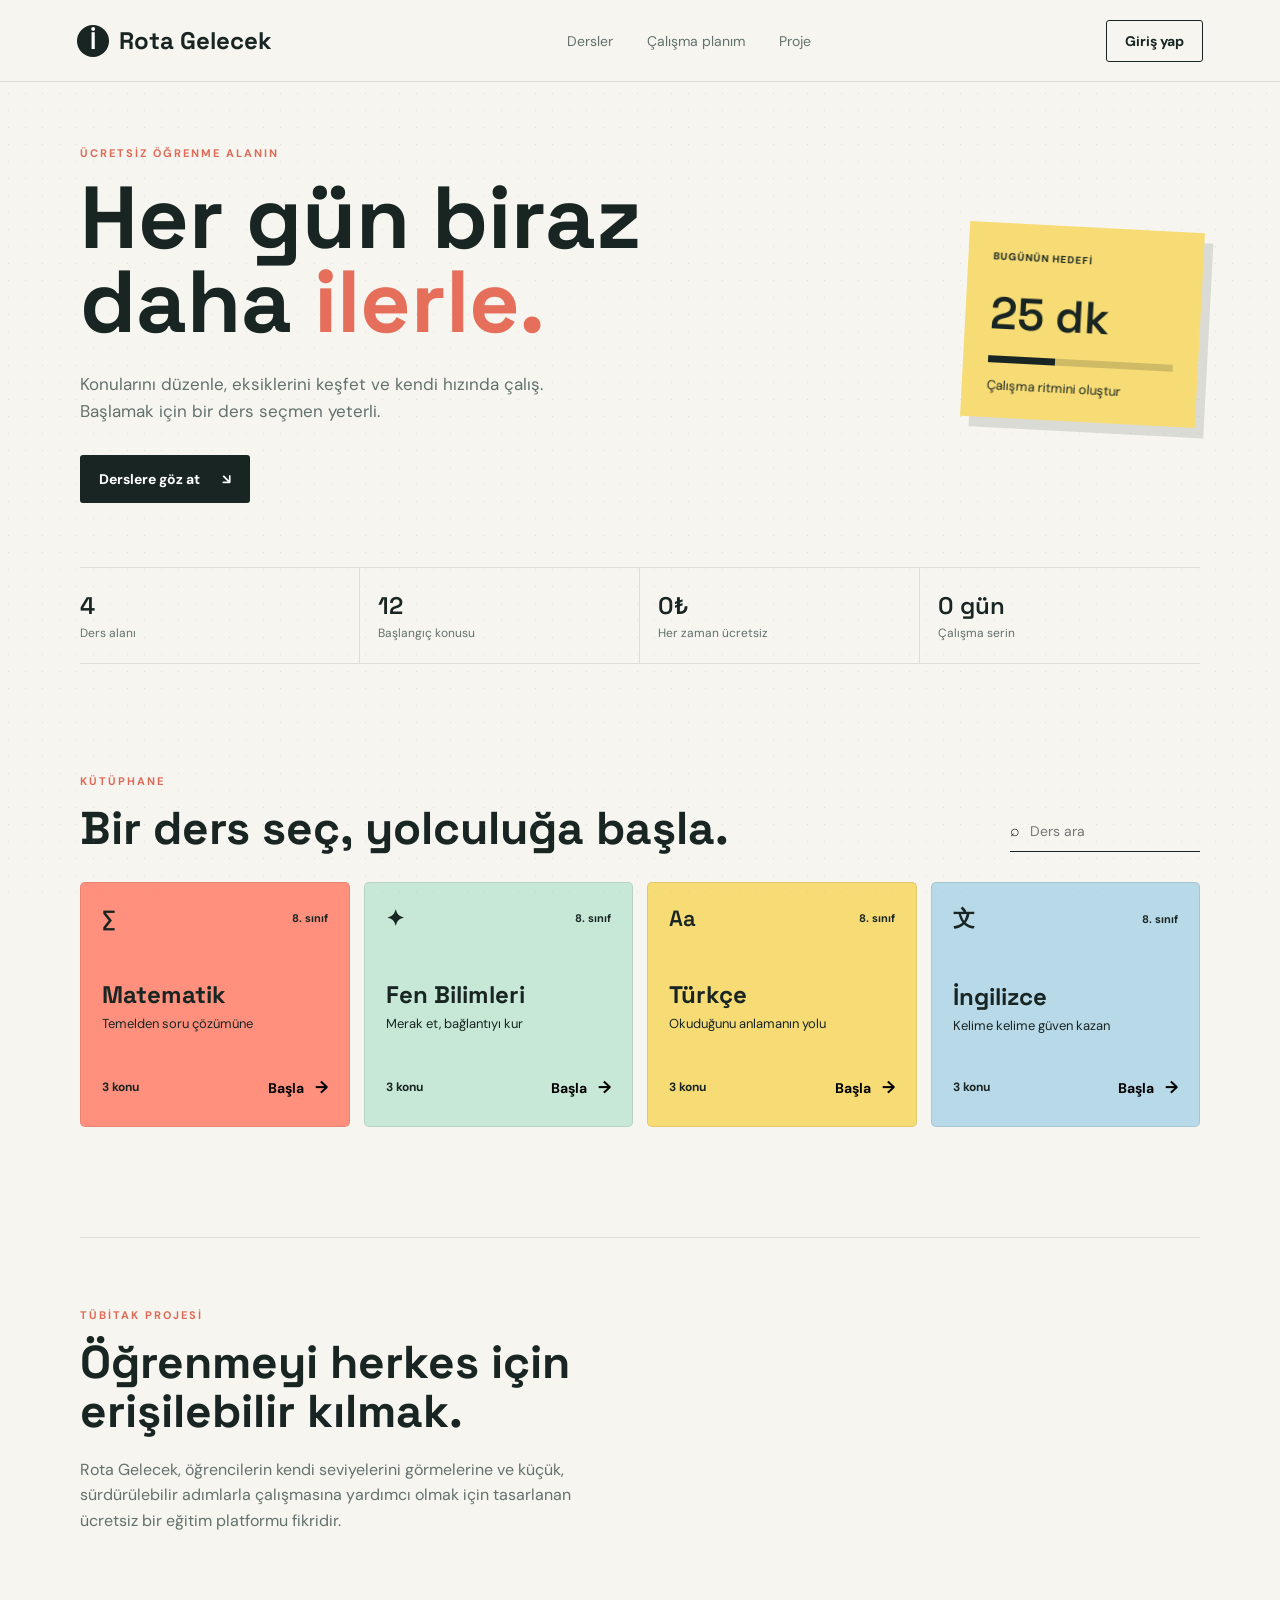
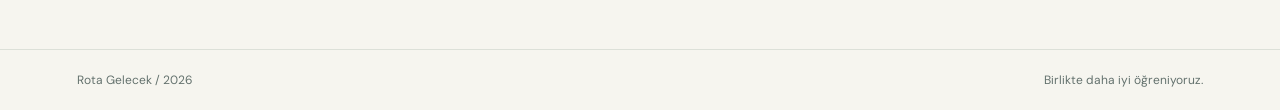
<file: index.html>
<!doctype html>
<html lang="tr">
<head>
  <meta charset="UTF-8">
  <meta name="viewport" content="width=device-width, initial-scale=1.0">
  <meta name="description" content="Ücretsiz ve düzenli ders çalışma platformu.">
 <meta name="google-site-verification" content="RNbbMBN1escwPXjhfP4FbkiNuhx62-OC-_JKiOkoYmQ">
  <title>Rota Gelecek | Ücretsiz Ders Çalışma</title>
  <link rel="stylesheet" href="style.css">
</head>
<body>
  <header class="topbar">
    <a class="brand" href="#anasayfa" aria-label="Rota Gelecek ana sayfa">
      <span class="brand-mark">İ</span>
      <span>Rota Gelecek</span>
    </a>
    <nav aria-label="Ana menü">
      <a href="#dersler">Dersler</a>
      <a href="#plan">Çalışma planım</a>
      <a href="#hakkinda">Proje</a>
    </nav>
    <button class="profile-button" type="button" id="profileButton">Giriş yap</button>
  </header>

  <main id="anasayfa">
    <section class="hero section-wrap">
      <div class="hero-copy">
        <p class="eyebrow">Ücretsiz öğrenme alanın</p>
        <h1>Her gün biraz daha <em>ilerle.</em></h1>
        <p class="hero-text">Konularını düzenle, eksiklerini keşfet ve kendi hızında çalış. Başlamak için bir ders seçmen yeterli.</p>
        <a class="primary-button" href="#dersler">Derslere göz at <span aria-hidden="true">↘</span></a>
      </div>
      <div class="hero-note" aria-label="Bugünün çalışma hedefi">
        <span class="note-label">BUGÜNÜN HEDEFİ</span>
        <strong>25 dk</strong>
        <div class="progress-line"><span></span></div>
        <p>Çalışma ritmini oluştur</p>
      </div>
    </section>

    <section class="stats section-wrap" id="plan">
      <div><strong>4</strong><span>Ders alanı</span></div>
      <div><strong>12</strong><span>Başlangıç konusu</span></div>
      <div><strong>0₺</strong><span>Her zaman ücretsiz</span></div>
      <div class="streak"><strong>0 gün</strong><span>Çalışma serin</span></div>
    </section>

    <section class="courses section-wrap" id="dersler">
      <div class="section-heading">
        <div>
          <p class="eyebrow">Kütüphane</p>
          <h2>Bir ders seç, yolculuğa başla.</h2>
        </div>
        <label class="search-box"><span aria-hidden="true">⌕</span><input id="courseSearch" type="search" placeholder="Ders ara"></label>
      </div>
      <div class="course-grid" id="courseGrid">
        <article class="course-card coral" data-course="Matematik">
          <div class="card-top"><span class="course-icon">∑</span><span class="level">8. sınıf</span></div>
          <h3>Matematik</h3><p>Temelden soru çözümüne</p>
          <div class="card-bottom"><span>3 konu</span><button class="start-button" type="button" data-course="Matematik">Başla <span aria-hidden="true">→</span></button></div>
        </article>
        <article class="course-card mint" data-course="Fen Bilimleri">
          <div class="card-top"><span class="course-icon">✦</span><span class="level">8. sınıf</span></div>
          <h3>Fen Bilimleri</h3><p>Merak et, bağlantıyı kur</p>
          <div class="card-bottom"><span>3 konu</span><button class="start-button" type="button" data-course="Fen Bilimleri">Başla <span aria-hidden="true">→</span></button></div>
        </article>
        <article class="course-card yellow" data-course="Türkçe">
          <div class="card-top"><span class="course-icon">Aa</span><span class="level">8. sınıf</span></div>
          <h3>Türkçe</h3><p>Okuduğunu anlamanın yolu</p>
          <div class="card-bottom"><span>3 konu</span><button class="start-button" type="button" data-course="Türkçe">Başla <span aria-hidden="true">→</span></button></div>
        </article>
        <article class="course-card blue" data-course="İngilizce">
          <div class="card-top"><span class="course-icon">文</span><span class="level">8. sınıf</span></div>
          <h3>İngilizce</h3><p>Kelime kelime güven kazan</p>
          <div class="card-bottom"><span>3 konu</span><button class="start-button" type="button" data-course="İngilizce">Başla <span aria-hidden="true">→</span></button></div>
        </article>
      </div>
      <p class="empty-state" id="emptyState" hidden>Aramana uygun bir ders bulamadık.</p>
    </section>

    <section class="about section-wrap" id="hakkinda">
      <p class="eyebrow">TÜBİTAK projesi</p>
      <h2>Öğrenmeyi herkes için erişilebilir kılmak.</h2>
      <p>Rota Gelecek, öğrencilerin kendi seviyelerini görmelerine ve küçük, sürdürülebilir adımlarla çalışmasına yardımcı olmak için tasarlanan ücretsiz bir eğitim platformu fikridir.</p>
    </section>
  </main>

  <div class="toast" id="toast" role="status" aria-live="polite"></div>
  <footer><span>Rota Gelecek / 2026</span><span>Birlikte daha iyi öğreniyoruz.</span></footer>
  <script src="script.js"></script>
</body>
</html>
</file>
<file: style.css>
@import url('https://fonts.googleapis.com/css2?family=DM+Sans:wght@400;500;700&family=Space+Grotesk:wght@500;600;700&display=swap');

:root { --ink: #182522; --muted: #63716d; --paper: #f6f5ef; --line: #dce0d8; --green: #c7e8d6; --coral: #ff907e; --yellow: #f7dc75; --blue: #b8d9e8; }
* { box-sizing: border-box; }
html { scroll-behavior: smooth; }
body { margin: 0; color: var(--ink); background: var(--paper); font-family: 'DM Sans', sans-serif; }
body::before { content: ''; position: fixed; inset: 0; pointer-events: none; opacity: .28; background-image: radial-gradient(#a2afa7 .6px, transparent .6px); background-size: 17px 17px; }
a { color: inherit; text-decoration: none; }
.topbar { position: relative; z-index: 1; height: 82px; padding: 0 6vw; display: flex; align-items: center; justify-content: space-between; border-bottom: 1px solid var(--line); background: rgba(246,245,239,.88); backdrop-filter: blur(12px); }
.brand { display: flex; align-items: center; gap: 10px; font: 700 24px 'Space Grotesk', sans-serif; letter-spacing: 0; }
.brand-mark { width: 32px; height: 32px; display: grid; place-items: center; color: white; background: var(--ink); border-radius: 50%; }
nav { display: flex; gap: 34px; color: var(--muted); font-size: 14px; } nav a:hover { color: var(--ink); }
button, .primary-button { border: 0; cursor: pointer; font: 700 14px 'DM Sans', sans-serif; }
.profile-button { padding: 11px 18px; border: 1px solid var(--ink); border-radius: 3px; color: var(--ink); background: transparent; }
.section-wrap { width: min(1120px, 88vw); margin-inline: auto; }
.hero { min-height: 485px; display: flex; align-items: center; justify-content: space-between; gap: 70px; }
.hero-copy { max-width: 650px; animation: rise .7s ease-out both; }
.eyebrow { margin: 0 0 16px; color: #de6a58; font-size: 11px; font-weight: 700; letter-spacing: 2px; text-transform: uppercase; }
h1, h2, h3 { font-family: 'Space Grotesk', sans-serif; letter-spacing: 0; } h1 { max-width: 620px; margin: 0; font-size: clamp(48px, 7vw, 88px); line-height: .96; } h1 em { color: #e56f5b; font-style: normal; }
.hero-text { max-width: 470px; margin: 26px 0 30px; color: var(--muted); font-size: 17px; line-height: 1.6; }
.primary-button { display: inline-flex; align-items: center; gap: 22px; padding: 15px 19px; color: white; background: var(--ink); border-radius: 3px; transition: transform .2s, background .2s; } .primary-button:hover { transform: translateY(-3px); background: #e56f5b; }
.hero-note { width: 235px; padding: 27px 25px 24px; transform: rotate(3deg); background: var(--yellow); box-shadow: 9px 10px 0 rgba(24,37,34,.12); animation: float-in .8s .15s ease-out both; } .note-label { display: block; font-size: 10px; font-weight: 700; letter-spacing: 1px; } .hero-note strong { display: block; margin: 22px 0 14px; font: 600 45px 'Space Grotesk', sans-serif; } .hero-note p { margin: 14px 0 0; font-size: 13px; }
.progress-line { height: 7px; background: rgba(24,37,34,.18); } .progress-line span { display: block; width: 36%; height: 100%; background: var(--ink); }
.stats { display: grid; grid-template-columns: repeat(4, 1fr); border-block: 1px solid var(--line); } .stats div { padding: 22px 18px; border-right: 1px solid var(--line); } .stats div:first-child { padding-left: 0; } .stats div:last-child { border: 0; } .stats strong, .stats span { display: block; } .stats strong { font: 600 24px 'Space Grotesk', sans-serif; } .stats span { margin-top: 4px; color: var(--muted); font-size: 12px; }
.courses { padding-block: 110px; } .section-heading { display: flex; align-items: end; justify-content: space-between; gap: 20px; margin-bottom: 30px; } h2 { margin: 0; font-size: clamp(30px, 4vw, 46px); line-height: 1.05; } .search-box { display: flex; align-items: center; gap: 8px; width: 190px; padding: 10px 0; border-bottom: 1px solid var(--ink); } .search-box input { width: 100%; border: 0; outline: 0; color: var(--ink); background: transparent; font: 14px 'DM Sans', sans-serif; }
.course-grid { display: grid; grid-template-columns: repeat(4, 1fr); gap: 14px; } .course-card { min-height: 245px; padding: 21px; display: flex; flex-direction: column; border: 1px solid rgba(24,37,34,.1); border-radius: 5px; transition: transform .2s, box-shadow .2s; } .course-card:hover { transform: translateY(-6px) rotate(-1deg); box-shadow: 6px 7px 0 rgba(24,37,34,.12); } .coral { background: var(--coral); } .mint { background: var(--green); } .yellow { background: var(--yellow); } .blue { background: var(--blue); } .card-top, .card-bottom { display: flex; align-items: center; justify-content: space-between; } .course-icon { font: 600 22px 'Space Grotesk', sans-serif; } .level { font-size: 11px; font-weight: 700; } .course-card h3 { margin: 47px 0 5px; font-size: 24px; } .course-card p { margin: 0; font-size: 13px; } .card-bottom { margin-top: auto; font-size: 12px; font-weight: 700; } .start-button { padding: 7px 0; background: transparent; } .start-button span { margin-left: 8px; font-size: 17px; }
.empty-state { color: var(--muted); } .about { padding: 70px 0 115px; border-top: 1px solid var(--line); } .about h2 { max-width: 580px; } .about > p:last-child { max-width: 510px; margin: 22px 0 0; color: var(--muted); line-height: 1.6; }
footer { position: relative; display: flex; justify-content: space-between; padding: 22px 6vw; color: var(--muted); border-top: 1px solid var(--line); font-size: 12px; }
.toast { position: fixed; z-index: 4; right: 22px; bottom: 22px; padding: 14px 18px; color: white; background: var(--ink); opacity: 0; transform: translateY(15px); transition: .25s; pointer-events: none; } .toast.show { opacity: 1; transform: translateY(0); }
@keyframes rise { from { opacity: 0; transform: translateY(18px); } to { opacity: 1; transform: none; } } @keyframes float-in { from { opacity: 0; transform: translateY(15px) rotate(3deg); } to { opacity: 1; transform: rotate(3deg); } }
@media (max-width: 760px) { .topbar { height: 70px; padding: 0 6vw; } nav { display: none; } .hero { min-height: 590px; display: block; padding-top: 90px; } .hero-note { margin: 56px auto 0; } .stats { grid-template-columns: repeat(2, 1fr); } .stats div, .stats div:first-child { padding: 17px 12px; } .stats div:nth-child(2) { border-right: 0; } .section-heading { display: block; } .search-box { margin-top: 25px; width: 100%; } .course-grid { grid-template-columns: repeat(2, 1fr); } .course-card { min-height: 220px; padding: 16px; } .course-card h3 { margin-top: 35px; font-size: 20px; } footer { display: block; line-height: 2; } }
@media (max-width: 420px) { .course-grid { grid-template-columns: 1fr; } .course-card { min-height: 190px; } }
</file>
